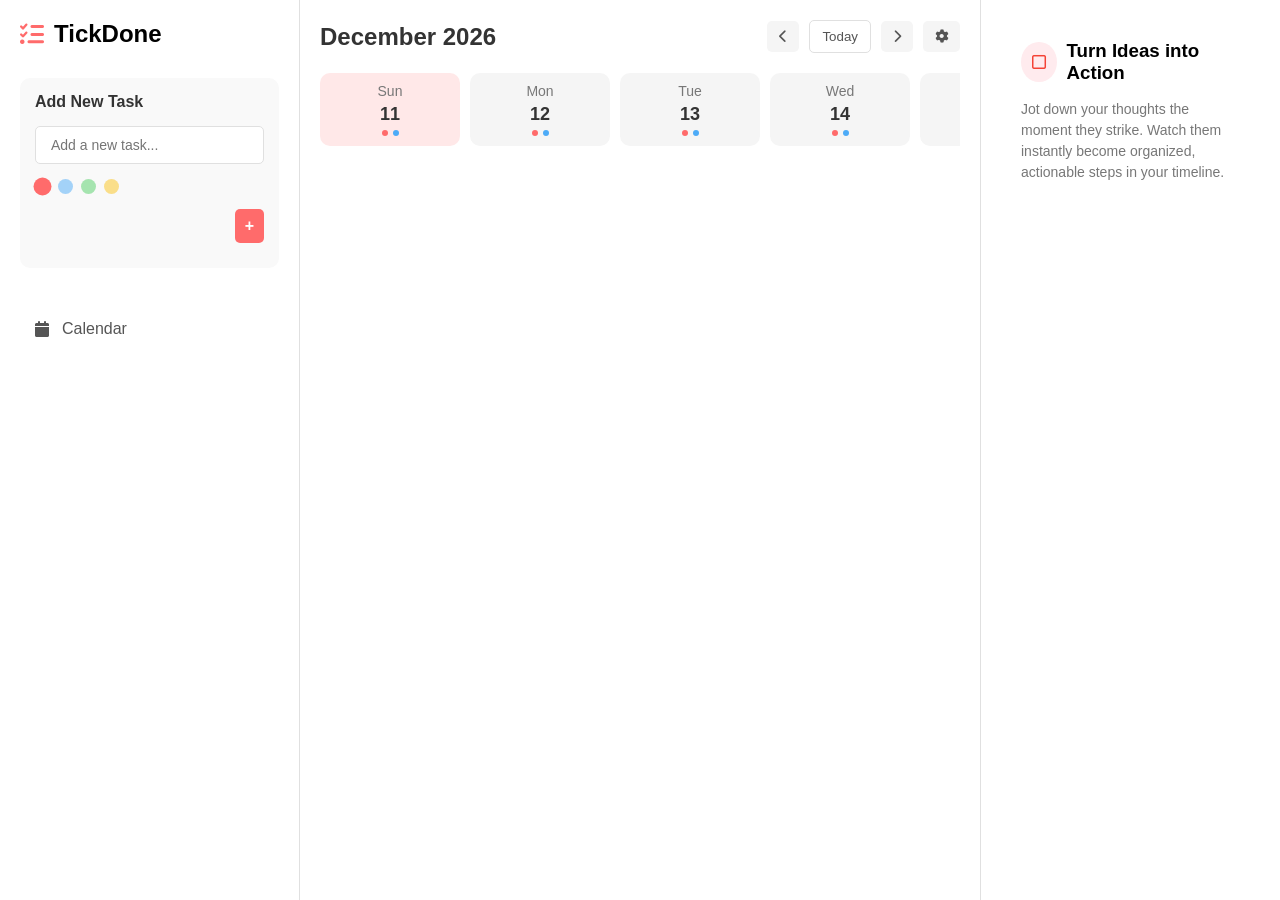
<file: index.html>
<!DOCTYPE html>
<html lang="en">
<head>
    <meta charset="UTF-8">
    <meta name="viewport" content="width=device-width, initial-scale=1.0">
    <title>TickDone</title>
    <link rel="stylesheet" href="styles.css">
    <link rel="stylesheet" href="https://cdnjs.cloudflare.com/ajax/libs/font-awesome/6.4.0/css/all.min.css">
</head>
<body>
    <div class="container">
        <div class="sidebar">
            <div class="logo">
                <i class="fas fa-tasks"></i>
                <h2>TickDone</h2>
            </div>

            <div class="add-task-section">
                <h3>Add New Task</h3>
                <div class="task-input-area">
                    <input type="text" id="taskInput" placeholder="Add a new task...">
                    <div class="category-selector">
                        <div class="category-dot personal active" data-category="personal"></div>
                        <div class="category-dot work" data-category="work"></div>
                        <div class="category-dot health" data-category="health"></div>
                        <div class="category-dot education" data-category="education"></div>
                    </div>
                    <button id="addTaskBtn">+</button>
                </div>
            </div>

            <div class="sidebar-item">
                <i class="fas fa-calendar"></i>
                <span>Calendar</span>
            </div>
        </div>

        <div class="main-content">
            <div class="header">
                <h1>May 2025</h1>
                <div class="nav-controls">
                    <button class="nav-btn"><i class="fas fa-chevron-left"></i></button>
                    <button class="today-btn">Today</button>
                    <button class="nav-btn"><i class="fas fa-chevron-right"></i></button>
                    <button class="settings-btn"><i class="fas fa-cog"></i></button>
                </div>
            </div>

            <div class="weekdays">
                <div class="day-column">
                    <div class="day-header current-day">
                        <span class="day-name">Sun</span>
                        <span class="day-number">11</span>
                        <div class="day-indicators">
                            <span class="indicator red"></span>
                            <span class="indicator blue"></span>
                        </div>
                    </div>
                    <div class="tasks-for-day" id="day-tasks-11">
                        <!-- Tasks will be added here by JavaScript -->
                    </div>
                </div>
                <div class="day-column">
                    <div class="day-header">
                        <span class="day-name">Mon</span>
                        <span class="day-number">12</span>
                        <div class="day-indicators">
                            <span class="indicator red"></span>
                            <span class="indicator blue"></span>
                        </div>
                    </div>
                    <div class="tasks-for-day" id="day-tasks-12">
                        <!-- Tasks will be added here by JavaScript -->
                    </div>
                </div>
                <div class="day-column">
                    <div class="day-header">
                        <span class="day-name">Tue</span>
                        <span class="day-number">13</span>
                        <div class="day-indicators">
                            <span class="indicator red"></span>
                            <span class="indicator blue"></span>
                        </div>
                    </div>
                    <div class="tasks-for-day" id="day-tasks-13">
                        <!-- Tasks will be added here by JavaScript -->
                    </div>
                </div>
                <div class="day-column">
                    <div class="day-header">
                        <span class="day-name">Wed</span>
                        <span class="day-number">14</span>
                        <div class="day-indicators">
                            <span class="indicator red"></span>
                            <span class="indicator blue"></span>
                        </div>
                    </div>
                    <div class="tasks-for-day" id="day-tasks-14">
                        <!-- Tasks will be added here by JavaScript -->
                    </div>
                </div>
                <div class="day-column">
                    <div class="day-header">
                        <span class="day-name">Thu</span>
                        <span class="day-number">15</span>
                        <div class="day-indicators">
                            <span class="indicator red"></span>
                            <span class="indicator blue"></span>
                        </div>
                    </div>
                    <div class="tasks-for-day" id="day-tasks-15">
                        <!-- Tasks will be added here by JavaScript -->
                    </div>
                </div>
                <div class="day-column">
                    <div class="day-header">
                        <span class="day-name">Fri</span>
                        <span class="day-number">16</span>
                        <div class="day-indicators">
                            <span class="indicator red"></span>
                            <span class="indicator blue"></span>
                        </div>
                    </div>
                    <div class="tasks-for-day" id="day-tasks-16">
                        <!-- Tasks will be added here by JavaScript -->
                    </div>
                </div>
                <div class="day-column">
                    <div class="day-header">
                        <span class="day-name">Sat</span>
                        <span class="day-number">17</span>
                        <div class="day-indicators">
                            <span class="indicator red"></span>
                            <span class="indicator blue"></span>
                        </div>
                    </div>
                    <div class="tasks-for-day" id="day-tasks-17">
                        <!-- Tasks will be added here by JavaScript -->
                    </div>
                </div>
            </div>
        </div>

        <div class="sidebar-right">
            <div class="unstructured-thoughts">
                <div class="thoughts-header">
                    <div class="thoughts-icon">
                        <i class="far fa-square"></i>
                    </div>
                    <h3>Turn Ideas into Action</h3>
                </div>
                <p class="thoughts-desc">
                    Jot down your thoughts the moment they strike.
                    Watch them instantly become organized, actionable steps in your timeline.
                </p>
                <div id="taskList" class="task-list">
                    <!-- Completed tasks will be moved here -->
                </div>
            </div>
        </div>
    </div>

    <script src="script.js"></script>
</body>
</html>
</file>
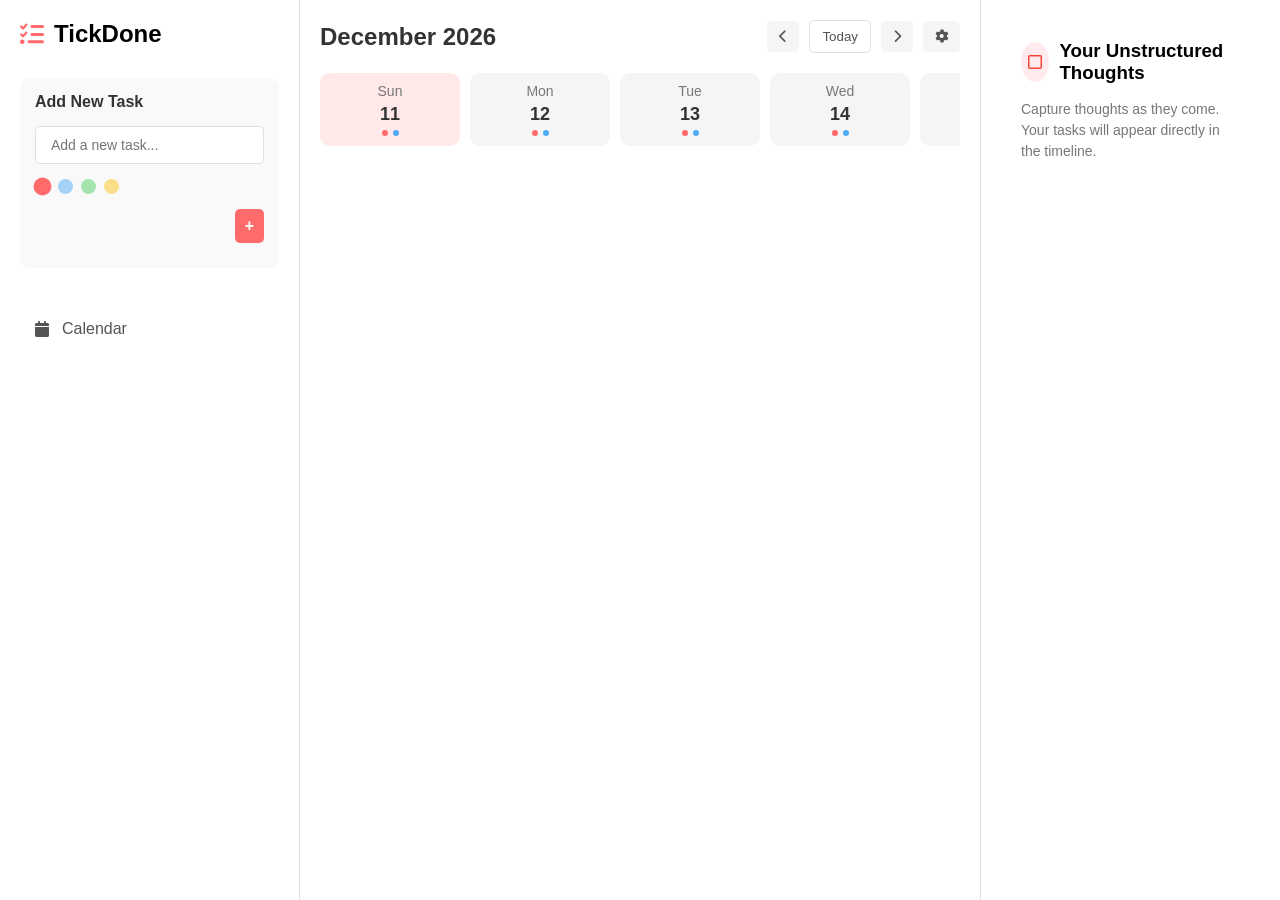
<file: public/index.html>
<!DOCTYPE html>
<html lang="en">
<head>
    <meta charset="UTF-8">
    <meta name="viewport" content="width=device-width, initial-scale=1.0">
    <title>TickDone</title>
    <link rel="stylesheet" href="styles.css">
    <link rel="stylesheet" href="https://cdnjs.cloudflare.com/ajax/libs/font-awesome/6.4.0/css/all.min.css">
</head>
<body>
    <div class="container">
        <div class="sidebar">
            <div class="logo">
                <i class="fas fa-tasks"></i>
                <h2>TickDone</h2>
            </div>

            <div class="add-task-section">
                <h3>Add New Task</h3>
                <div class="task-input-area">
                    <input type="text" id="taskInput" placeholder="Add a new task...">
                    <div class="category-selector">
                        <div class="category-dot personal active" data-category="personal"></div>
                        <div class="category-dot work" data-category="work"></div>
                        <div class="category-dot health" data-category="health"></div>
                        <div class="category-dot education" data-category="education"></div>
                    </div>
                    <button id="addTaskBtn">+</button>
                </div>
            </div>

            <div class="sidebar-item">
                <i class="fas fa-calendar"></i>
                <span>Calendar</span>
            </div>
        </div>

        <div class="main-content">
            <div class="header">
                <h1>May 2025</h1>
                <div class="nav-controls">
                    <button class="nav-btn"><i class="fas fa-chevron-left"></i></button>
                    <button class="today-btn">Today</button>
                    <button class="nav-btn"><i class="fas fa-chevron-right"></i></button>
                    <button class="settings-btn"><i class="fas fa-cog"></i></button>
                </div>
            </div>

            <div class="weekdays">
                <div class="day-column">
                    <div class="day-header current-day">
                        <span class="day-name">Sun</span>
                        <span class="day-number">11</span>
                        <div class="day-indicators">
                            <span class="indicator red"></span>
                            <span class="indicator blue"></span>
                        </div>
                    </div>
                    <div class="tasks-for-day" id="day-tasks-11">
                        <!-- Tasks will be added here by JavaScript -->
                    </div>
                </div>
                <div class="day-column">
                    <div class="day-header">
                        <span class="day-name">Mon</span>
                        <span class="day-number">12</span>
                        <div class="day-indicators">
                            <span class="indicator red"></span>
                            <span class="indicator blue"></span>
                        </div>
                    </div>
                    <div class="tasks-for-day" id="day-tasks-12">
                        <!-- Tasks will be added here by JavaScript -->
                    </div>
                </div>
                <div class="day-column">
                    <div class="day-header">
                        <span class="day-name">Tue</span>
                        <span class="day-number">13</span>
                        <div class="day-indicators">
                            <span class="indicator red"></span>
                            <span class="indicator blue"></span>
                        </div>
                    </div>
                    <div class="tasks-for-day" id="day-tasks-13">
                        <!-- Tasks will be added here by JavaScript -->
                    </div>
                </div>
                <div class="day-column">
                    <div class="day-header">
                        <span class="day-name">Wed</span>
                        <span class="day-number">14</span>
                        <div class="day-indicators">
                            <span class="indicator red"></span>
                            <span class="indicator blue"></span>
                        </div>
                    </div>
                    <div class="tasks-for-day" id="day-tasks-14">
                        <!-- Tasks will be added here by JavaScript -->
                    </div>
                </div>
                <div class="day-column">
                    <div class="day-header">
                        <span class="day-name">Thu</span>
                        <span class="day-number">15</span>
                        <div class="day-indicators">
                            <span class="indicator red"></span>
                            <span class="indicator blue"></span>
                        </div>
                    </div>
                    <div class="tasks-for-day" id="day-tasks-15">
                        <!-- Tasks will be added here by JavaScript -->
                    </div>
                </div>
                <div class="day-column">
                    <div class="day-header">
                        <span class="day-name">Fri</span>
                        <span class="day-number">16</span>
                        <div class="day-indicators">
                            <span class="indicator red"></span>
                            <span class="indicator blue"></span>
                        </div>
                    </div>
                    <div class="tasks-for-day" id="day-tasks-16">
                        <!-- Tasks will be added here by JavaScript -->
                    </div>
                </div>
                <div class="day-column">
                    <div class="day-header">
                        <span class="day-name">Sat</span>
                        <span class="day-number">17</span>
                        <div class="day-indicators">
                            <span class="indicator red"></span>
                            <span class="indicator blue"></span>
                        </div>
                    </div>
                    <div class="tasks-for-day" id="day-tasks-17">
                        <!-- Tasks will be added here by JavaScript -->
                    </div>
                </div>
            </div>
        </div>

        <div class="sidebar-right">
            <div class="unstructured-thoughts">
                <div class="thoughts-header">
                    <div class="thoughts-icon">
                        <i class="far fa-square"></i>
                    </div>
                    <h3>Your Unstructured Thoughts</h3>
                </div>
                <p class="thoughts-desc">
                    Capture thoughts as they come.
                    Your tasks will appear directly in the timeline.
                </p>
                <div id="taskList" class="task-list">
                    <!-- Completed tasks will be moved here -->
                </div>
            </div>
        </div>
    </div>

    <script src="script.js"></script>
</body>
</html>
</file>
<file: styles.css>
/* styles.css */
* {
    margin: 0;
    padding: 0;
    box-sizing: border-box;
    font-family: 'Arial', sans-serif;
}

body {
    background-color: #f5f5f5;
    height: 100vh;
}

.container {
    display: flex;
    height: 100vh;
    overflow: hidden;
}

/* Sidebar Styles */
.sidebar {
    width: 300px;
    background-color: white;
    border-right: 1px solid #e0e0e0;
    padding: 20px;
    display: flex;
    flex-direction: column;
    gap: 20px;
}

.logo {
    display: flex;
    align-items: center;
    margin-bottom: 10px;
    gap: 10px;
}

.logo i {
    font-size: 24px;
    color: #ff6b6b;
}

.add-task-section {
    padding: 15px;
    background-color: #f9f9f9;
    border-radius: 10px;
    margin-bottom: 20px;
}

.add-task-section h3 {
    margin-bottom: 15px;
    color: #333;
    font-size: 16px;
}

.sidebar-item {
    display: flex;
    align-items: center;
    padding: 12px;
    border-radius: 8px;
    margin-bottom: 8px;
    cursor: pointer;
    color: #555;
    gap: 10px;
}

.sidebar-item:hover, .sidebar-item.active {
    background-color: #f0f0f0;
    color: #333;
}

.sidebar-item.active {
    font-weight: 600;
}

.sidebar-item i {
    width: 20px;
    text-align: center;
}

/* Main Content Styles */
.main-content {
    flex: 1;
    overflow-y: auto;
    padding: 20px;
    background-color: white;
}

.header {
    display: flex;
    justify-content: space-between;
    align-items: center;
    margin-bottom: 20px;
}

.header h1 {
    font-size: 24px;
    font-weight: 600;
    color: #333;
}

.nav-controls {
    display: flex;
    gap: 10px;
    align-items: center;
}

.nav-btn, .today-btn, .settings-btn {
    border: none;
    background-color: #f5f5f5;
    border-radius: 5px;
    padding: 8px 12px;
    cursor: pointer;
    color: #555;
}

.today-btn {
    background-color: white;
    border: 1px solid #e0e0e0;
}

.nav-btn:hover, .today-btn:hover, .settings-btn:hover {
    background-color: #e0e0e0;
}

/* Weekdays layout */
.weekdays {
    display: flex;
    gap: 10px;
    overflow-x: auto;
}

.day-column {
    min-width: 140px;
    flex: 1;
}

.day-header {
    display: flex;
    flex-direction: column;
    align-items: center;
    padding: 10px;
    border-radius: 10px;
    background-color: #f5f5f5;
    margin-bottom: 15px;
}

.day-header.current-day {
    background-color: #ffe8e8;
}

.day-name {
    font-size: 14px;
    color: #777;
}

.day-number {
    font-size: 18px;
    font-weight: bold;
    color: #333;
    margin: 5px 0;
}

.day-indicators {
    display: flex;
    gap: 5px;
}

.indicator {
    width: 6px;
    height: 6px;
    border-radius: 50%;
}

.indicator.red {
    background-color: #ff6b6b;
}

.indicator.blue {
    background-color: #4dabf7;
}

/* Task styles */
.tasks-for-day {
    display: flex;
    flex-direction: column;
    gap: 10px;
}

.time-task {
    display: flex;
    gap: 5px;
    align-items: center;
}

.task-card {
    flex: 1;
    border-radius: 10px;
    padding: 12px;
    box-shadow: 0 2px 4px rgba(0, 0, 0, 0.1);
    position: relative;
    display: flex;
    align-items: center;
    gap: 8px;
}

.task-card.personal {
    background-color: #fff4e6;
    border-left: 4px solid #ff6b6b;
}

.task-card.work {
    background-color: #e7f5ff;
    border-left: 4px solid #4dabf7;
}

.task-card.health {
    background-color: #ebfbee;
    border-left: 4px solid #51cf66;
}

.task-card.education {
    background-color: #fff9db;
    border-left: 4px solid #fcc419;
}

.task-card.completed {
    opacity: 0.6;
    text-decoration: line-through;
}

.checkbox {
    width: 18px;
    height: 18px;
    border-radius: 50%;
    border: 2px solid #aaa;
    cursor: pointer;
    display: flex;
    align-items: center;
    justify-content: center;
    color: white;
    font-size: 12px;
}

.checkbox.checked {
    background-color: #51cf66;
    border-color: #51cf66;
}

.task-content {
    flex: 1;
}

.task-content h3 {
    font-size: 14px;
    font-weight: 500;
    color: #333;
}

.delete-btn {
    background: none;
    border: none;
    color: #888;
    cursor: pointer;
    font-size: 14px;
}

.delete-btn:hover {
    color: #ff6b6b;
}

/* Right sidebar for unstructured thoughts */
.sidebar-right {
    width: 300px;
    background-color: white;
    border-left: 1px solid #e0e0e0;
    padding: 20px;
    overflow-y: auto;
}

.unstructured-thoughts {
    background-color: #fff;
    border-radius: 12px;
    padding: 20px;
}

.thoughts-header {
    display: flex;
    align-items: center;
    gap: 10px;
    margin-bottom: 15px;
}

.thoughts-icon {
    width: 40px;
    height: 40px;
    background-color: #ffebee;
    border-radius: 50%;
    display: flex;
    align-items: center;
    justify-content: center;
    color: #f44336;
}

.thoughts-desc {
    font-size: 14px;
    color: #777;
    line-height: 1.5;
    margin-bottom: 20px;
}

.task-input-area {
    display: flex;
    flex-direction: column;
    gap: 10px;
    margin-bottom: 10px;
    position: relative;
}

#taskInput {
    width: 100%;
    padding: 10px 15px;
    border: 1px solid #e0e0e0;
    border-radius: 5px;
    font-size: 14px;
}

.category-selector {
    display: flex;
    gap: 8px;
    margin: 5px 0;
}

.category-dot {
    width: 15px;
    height: 15px;
    border-radius: 50%;
    cursor: pointer;
    opacity: 0.5;
    transition: all 0.2s ease;
}

.category-dot:hover, .category-dot.active {
    opacity: 1;
    transform: scale(1.2);
}

.category-dot.personal {
    background-color: #ff6b6b;
}

.category-dot.work {
    background-color: #4dabf7;
}

.category-dot.health {
    background-color: #51cf66;
}

.category-dot.education {
    background-color: #fcc419;
}

#addTaskBtn {
    padding: 8px 10px;
    background-color: #ff6b6b;
    color: white;
    border: none;
    border-radius: 5px;
    cursor: pointer;
    font-size: 16px;
    font-weight: bold;
    align-self: flex-end;
}

#addTaskBtn:hover {
    background-color: #fa5252;
}

/* Task list styles */
.task-list {
    display: flex;
    flex-direction: column;
    gap: 10px;
}
</file>
<file: public/styles.css>
/* styles.css */
* {
    margin: 0;
    padding: 0;
    box-sizing: border-box;
    font-family: 'Arial', sans-serif;
}

body {
    background-color: #f5f5f5;
    height: 100vh;
}

.container {
    display: flex;
    height: 100vh;
    overflow: hidden;
}

/* Sidebar Styles */
.sidebar {
    width: 300px;
    background-color: white;
    border-right: 1px solid #e0e0e0;
    padding: 20px;
    display: flex;
    flex-direction: column;
    gap: 20px;
}

.logo {
    display: flex;
    align-items: center;
    margin-bottom: 10px;
    gap: 10px;
}

.logo i {
    font-size: 24px;
    color: #ff6b6b;
}

.add-task-section {
    padding: 15px;
    background-color: #f9f9f9;
    border-radius: 10px;
    margin-bottom: 20px;
}

.add-task-section h3 {
    margin-bottom: 15px;
    color: #333;
    font-size: 16px;
}

.sidebar-item {
    display: flex;
    align-items: center;
    padding: 12px;
    border-radius: 8px;
    margin-bottom: 8px;
    cursor: pointer;
    color: #555;
    gap: 10px;
}

.sidebar-item:hover, .sidebar-item.active {
    background-color: #f0f0f0;
    color: #333;
}

.sidebar-item.active {
    font-weight: 600;
}

.sidebar-item i {
    width: 20px;
    text-align: center;
}

/* Main Content Styles */
.main-content {
    flex: 1;
    overflow-y: auto;
    padding: 20px;
    background-color: white;
}

.header {
    display: flex;
    justify-content: space-between;
    align-items: center;
    margin-bottom: 20px;
}

.header h1 {
    font-size: 24px;
    font-weight: 600;
    color: #333;
}

.nav-controls {
    display: flex;
    gap: 10px;
    align-items: center;
}

.nav-btn, .today-btn, .settings-btn {
    border: none;
    background-color: #f5f5f5;
    border-radius: 5px;
    padding: 8px 12px;
    cursor: pointer;
    color: #555;
}

.today-btn {
    background-color: white;
    border: 1px solid #e0e0e0;
}

.nav-btn:hover, .today-btn:hover, .settings-btn:hover {
    background-color: #e0e0e0;
}

/* Weekdays layout */
.weekdays {
    display: flex;
    gap: 10px;
    overflow-x: auto;
}

.day-column {
    min-width: 140px;
    flex: 1;
}

.day-header {
    display: flex;
    flex-direction: column;
    align-items: center;
    padding: 10px;
    border-radius: 10px;
    background-color: #f5f5f5;
    margin-bottom: 15px;
}

.day-header.current-day {
    background-color: #ffe8e8;
}

.day-name {
    font-size: 14px;
    color: #777;
}

.day-number {
    font-size: 18px;
    font-weight: bold;
    color: #333;
    margin: 5px 0;
}

.day-indicators {
    display: flex;
    gap: 5px;
}

.indicator {
    width: 6px;
    height: 6px;
    border-radius: 50%;
}

.indicator.red {
    background-color: #ff6b6b;
}

.indicator.blue {
    background-color: #4dabf7;
}

/* Task styles */
.tasks-for-day {
    display: flex;
    flex-direction: column;
    gap: 10px;
}

.time-task {
    display: flex;
    gap: 5px;
    align-items: center;
}

.task-card {
    flex: 1;
    border-radius: 10px;
    padding: 12px;
    box-shadow: 0 2px 4px rgba(0, 0, 0, 0.1);
    position: relative;
    display: flex;
    align-items: center;
    gap: 8px;
}

.task-card.personal {
    background-color: #fff4e6;
    border-left: 4px solid #ff6b6b;
}

.task-card.work {
    background-color: #e7f5ff;
    border-left: 4px solid #4dabf7;
}

.task-card.health {
    background-color: #ebfbee;
    border-left: 4px solid #51cf66;
}

.task-card.education {
    background-color: #fff9db;
    border-left: 4px solid #fcc419;
}

.task-card.completed {
    opacity: 0.6;
    text-decoration: line-through;
}

.checkbox {
    width: 18px;
    height: 18px;
    border-radius: 50%;
    border: 2px solid #aaa;
    cursor: pointer;
    display: flex;
    align-items: center;
    justify-content: center;
    color: white;
    font-size: 12px;
}

.checkbox.checked {
    background-color: #51cf66;
    border-color: #51cf66;
}

.task-content {
    flex: 1;
}

.task-content h3 {
    font-size: 14px;
    font-weight: 500;
    color: #333;
}

.delete-btn {
    background: none;
    border: none;
    color: #888;
    cursor: pointer;
    font-size: 14px;
}

.delete-btn:hover {
    color: #ff6b6b;
}

/* Right sidebar for unstructured thoughts */
.sidebar-right {
    width: 300px;
    background-color: white;
    border-left: 1px solid #e0e0e0;
    padding: 20px;
    overflow-y: auto;
}

.unstructured-thoughts {
    background-color: #fff;
    border-radius: 12px;
    padding: 20px;
}

.thoughts-header {
    display: flex;
    align-items: center;
    gap: 10px;
    margin-bottom: 15px;
}

.thoughts-icon {
    width: 40px;
    height: 40px;
    background-color: #ffebee;
    border-radius: 50%;
    display: flex;
    align-items: center;
    justify-content: center;
    color: #f44336;
}

.thoughts-desc {
    font-size: 14px;
    color: #777;
    line-height: 1.5;
    margin-bottom: 20px;
}

.task-input-area {
    display: flex;
    flex-direction: column;
    gap: 10px;
    margin-bottom: 10px;
    position: relative;
}

#taskInput {
    width: 100%;
    padding: 10px 15px;
    border: 1px solid #e0e0e0;
    border-radius: 5px;
    font-size: 14px;
}

.category-selector {
    display: flex;
    gap: 8px;
    margin: 5px 0;
}

.category-dot {
    width: 15px;
    height: 15px;
    border-radius: 50%;
    cursor: pointer;
    opacity: 0.5;
    transition: all 0.2s ease;
}

.category-dot:hover, .category-dot.active {
    opacity: 1;
    transform: scale(1.2);
}

.category-dot.personal {
    background-color: #ff6b6b;
}

.category-dot.work {
    background-color: #4dabf7;
}

.category-dot.health {
    background-color: #51cf66;
}

.category-dot.education {
    background-color: #fcc419;
}

#addTaskBtn {
    padding: 8px 10px;
    background-color: #ff6b6b;
    color: white;
    border: none;
    border-radius: 5px;
    cursor: pointer;
    font-size: 16px;
    font-weight: bold;
    align-self: flex-end;
}

#addTaskBtn:hover {
    background-color: #fa5252;
}

/* Task list styles */
.task-list {
    display: flex;
    flex-direction: column;
    gap: 10px;
}
</file>
